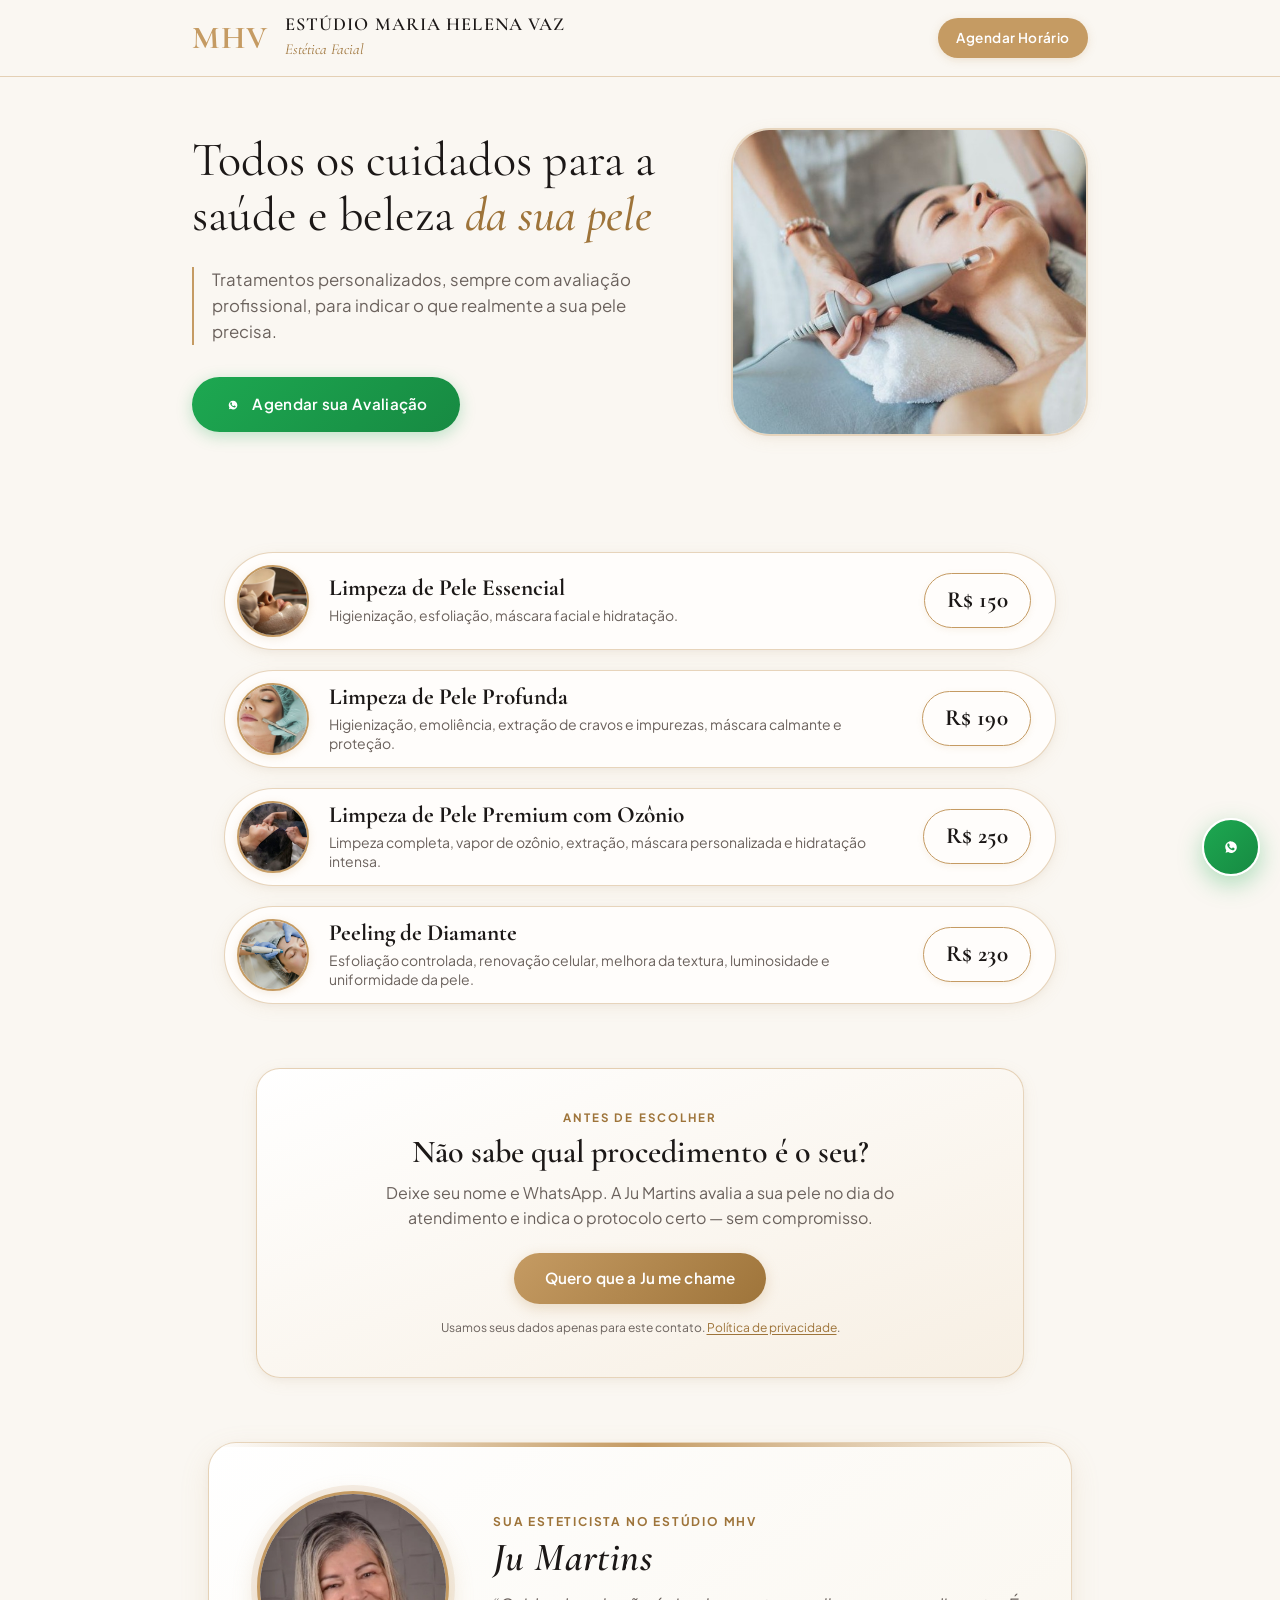
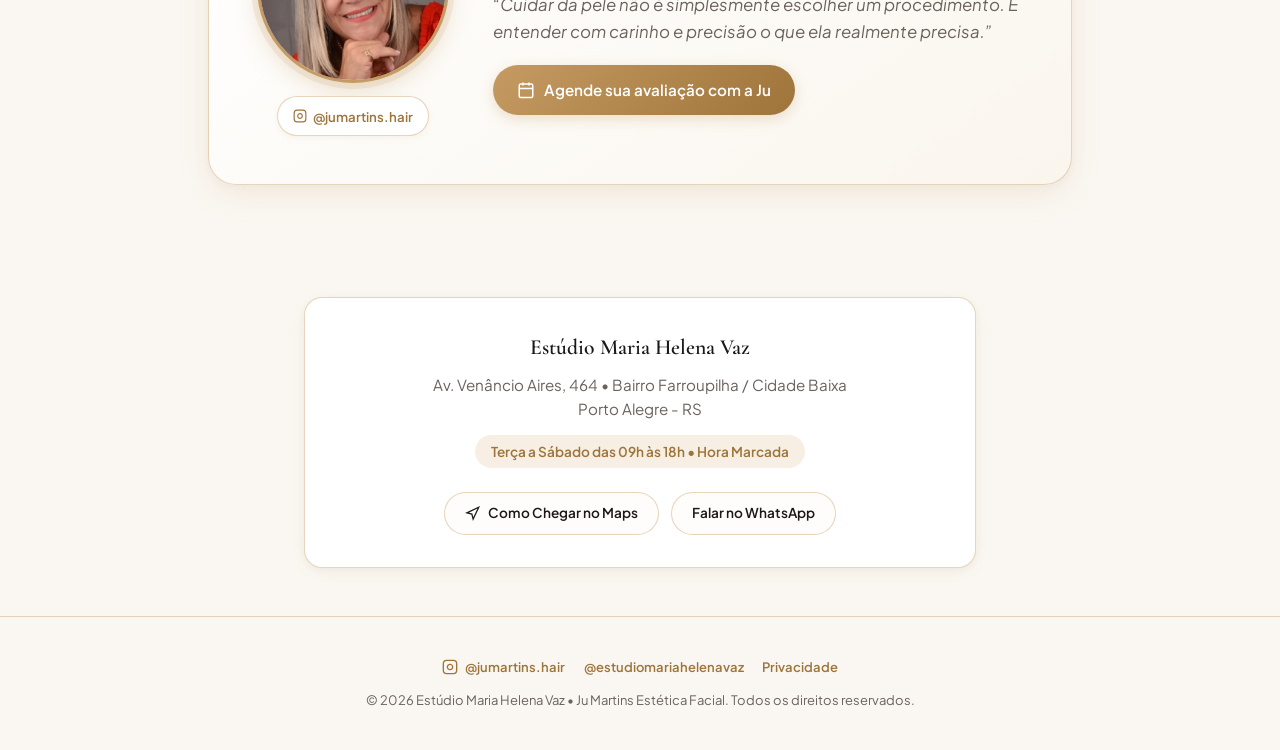
<file: index.html>
<!DOCTYPE html>
<html lang="pt-BR">
<head>
  <meta charset="UTF-8">
  <meta name="viewport" content="width=device-width, initial-scale=1.0, maximum-scale=5.0, viewport-fit=cover">
  <title>Estúdio Maria Helena Vaz | Ju Martins Estética Facial</title>
  
  <meta name="description" content="Todos os cuidados para a saúde e beleza da sua pele. Tratamentos faciais personalizados com a esteticista Ju Martins no Estúdio Maria Helena Vaz.">
  <meta name="theme-color" content="#FAF7F2">
  
  <!-- URL canônica (atualizar quando o domínio próprio for configurado) -->
  <link rel="canonical" href="https://jsnetors.github.io/estudio-mhv-jumartins/">

  <!-- Open Graph / Redes sociais (URLs absolutas: obrigatórias para crawlers) -->
  <meta property="og:type" content="website">
  <meta property="og:site_name" content="Estúdio Maria Helena Vaz">
  <meta property="og:url" content="https://jsnetors.github.io/estudio-mhv-jumartins/">
  <meta property="og:title" content="Estúdio Maria Helena Vaz | Ju Martins Estética Facial">
  <meta property="og:description" content="Todos os cuidados para a saúde e beleza da sua pele. Limpeza de pele e peeling de diamante em Porto Alegre.">
  <meta property="og:image" content="https://jsnetors.github.io/estudio-mhv-jumartins/assets/hero-facial.jpg">
  <meta property="og:image:secure_url" content="https://jsnetors.github.io/estudio-mhv-jumartins/assets/hero-facial.jpg">
  <meta property="og:image:width" content="580">
  <meta property="og:image:height" content="500">
  <meta property="og:image:alt" content="Cuidados faciais no Estúdio Maria Helena Vaz, em Porto Alegre">
  <meta property="og:locale" content="pt_BR">

  <!-- Twitter / X -->
  <meta name="twitter:card" content="summary_large_image">
  <meta name="twitter:title" content="Estúdio Maria Helena Vaz | Ju Martins Estética Facial">
  <meta name="twitter:description" content="Limpeza de pele e peeling de diamante com a esteticista Ju Martins, na Cidade Baixa, Porto Alegre.">
  <meta name="twitter:image" content="https://jsnetors.github.io/estudio-mhv-jumartins/assets/hero-facial.jpg">

  <!-- Dados estruturados (SEO local / Schema.org) -->
  <script type="application/ld+json">
  {
    "@context": "https://schema.org",
    "@type": "BeautySalon",
    "@id": "https://jsnetors.github.io/estudio-mhv-jumartins/#estudio",
    "name": "Estúdio Maria Helena Vaz | Ju Martins Estética Facial",
    "alternateName": "Estúdio MHV",
    "description": "Estúdio de estética facial em Porto Alegre com atendimento exclusivo com hora marcada. Limpeza de pele essencial, profunda e premium com ozônio, além de peeling de diamante.",
    "url": "https://jsnetors.github.io/estudio-mhv-jumartins/",
    "image": "https://jsnetors.github.io/estudio-mhv-jumartins/assets/hero-facial.jpg",
    "telephone": "+555192513647",
    "priceRange": "R$ 150 - R$ 250",
    "currenciesAccepted": "BRL",
    "address": {
      "@type": "PostalAddress",
      "streetAddress": "Av. Venâncio Aires, 464",
      "addressLocality": "Porto Alegre",
      "addressRegion": "RS",
      "postalCode": "90040-190",
      "addressCountry": "BR"
    },
    "areaServed": [
      { "@type": "City", "name": "Porto Alegre" },
      { "@type": "AdministrativeArea", "name": "Rio Grande do Sul" }
    ],
    "openingHoursSpecification": [
      {
        "@type": "OpeningHoursSpecification",
        "dayOfWeek": ["Tuesday", "Wednesday", "Thursday", "Friday", "Saturday"],
        "opens": "09:00",
        "closes": "18:00"
      }
    ],
    "sameAs": [
      "https://www.instagram.com/jumartins.hair/",
      "https://instagram.com/estudiomariahelenavaz"
    ],
    "founder": {
      "@type": "Person",
      "name": "Jucelia Martins",
      "alternateName": "Ju Martins",
      "jobTitle": "Esteticista Facial",
      "sameAs": "https://www.instagram.com/jumartins.hair/"
    },
    "hasOfferCatalog": {
      "@type": "OfferCatalog",
      "name": "Procedimentos Faciais",
      "itemListElement": [
        {
          "@type": "Offer",
          "name": "Limpeza de Pele Essencial",
          "price": "150",
          "priceCurrency": "BRL",
          "itemOffered": {
            "@type": "Service",
            "name": "Limpeza de Pele Essencial",
            "description": "Higienização, esfoliação suave, máscara facial e hidratação."
          }
        },
        {
          "@type": "Offer",
          "name": "Limpeza de Pele Profunda",
          "price": "190",
          "priceCurrency": "BRL",
          "itemOffered": {
            "@type": "Service",
            "name": "Limpeza de Pele Profunda",
            "description": "Higienização, emoliência, extração detalhada de cravos e impurezas e máscara calmante."
          }
        },
        {
          "@type": "Offer",
          "name": "Limpeza de Pele Premium com Ozônio",
          "price": "250",
          "priceCurrency": "BRL",
          "itemOffered": {
            "@type": "Service",
            "name": "Limpeza de Pele Premium com Ozônio",
            "description": "Protocolo completo com vapor de ozônio, extração, máscara personalizada e hidratação intensa."
          }
        },
        {
          "@type": "Offer",
          "name": "Peeling de Diamante",
          "price": "230",
          "priceCurrency": "BRL",
          "itemOffered": {
            "@type": "Service",
            "name": "Peeling de Diamante",
            "description": "Microdermoabrasão, renovação celular, uniformidade da textura e viço."
          }
        }
      ]
    },
    "potentialAction": {
      "@type": "ReserveAction",
      "target": {
        "@type": "EntryPoint",
        "urlTemplate": "https://wa.me/555192513647",
        "inLanguage": "pt-BR",
        "actionPlatform": [
          "https://schema.org/DesktopWebPlatform",
          "https://schema.org/MobileWebPlatform"
        ]
      }
    }
  }
  </script>

  <!-- Favicon -->
  <link rel="icon" href="data:image/svg+xml,<svg xmlns=%22http://www.w3.org/2000/svg%22 viewBox=%220%22%20100%20100%22><text y=%22.9em%22 font-size=%2290%22>✨</text></svg>">

  <!-- Google Fonts -->
  <link rel="preconnect" href="https://fonts.googleapis.com">
  <link rel="preconnect" href="https://fonts.gstatic.com" crossorigin>
  <link rel="stylesheet" href="https://fonts.googleapis.com/css2?family=Cormorant+Garamond:ital,wght@0,400;0,500;0,600;0,700;1,400;1,600&family=Plus+Jakarta+Sans:wght@300;400;500;600;700&display=swap">

  <!-- Preload da Foto Hero -->
  <link rel="preload" as="image" href="assets/hero-facial.jpg" fetchpriority="high">

  <!-- ========================================================================
       PAINEL ÚNICO DE RASTREAMENTO
       Substitua APENAS os dois valores abaixo quando o gestor de tráfego
       enviar os IDs. Enquanto estiverem como placeholder, nenhum script de
       terceiros é baixado (zero requisição inútil, zero dado lixo).
       ======================================================================== -->
  <script>
    window.SITE_TRACKING = {
      metaPixelId: "SEU_PIXEL_ID_AQUI", // ex.: "1234567890123456" (somente dígitos)
      ga4Id: "G-XXXXXXXXXX"             // ex.: "G-ABC123DEF4"
    };
  </script>
  <script>
    window.SITE_LEADS = {
      // URL do Web App do Google Apps Script (passo a passo em backend/README.md).
      // Vazio = o formulário envia o contato direto para o WhatsApp, sem perder lead.
      endpoint: "https://script.google.com/macros/s/AKfycbw7gNG0hWfIgbfTDqlpuonf_4TSuR5TUCwcblsSWfYwjA-r0IgWrsqJVOW9awzEL25s/exec",
      consentVersion: "1.0"
    };
  </script>
  <script>
    (function () {
      var PIXEL_RE = /^\d{10,20}$/;
      var GA4_RE = /^G-[A-Z0-9]{6,14}$/;
      var PLACEHOLDER_RE = /XXXX|SEU_PIXEL|SEU_ID|PLACEHOLDER|EXEMPLO/i;
      var cfg = window.SITE_TRACKING || {};
      var pixelId = String(cfg.metaPixelId || "").trim();
      var ga4Id = String(cfg.ga4Id || "").trim();
      var hasPixel = PIXEL_RE.test(pixelId) && !PLACEHOLDER_RE.test(pixelId);
      var hasGa = GA4_RE.test(ga4Id) && !PLACEHOLDER_RE.test(ga4Id);

      // DataLayer sempre disponível (GTM e fila do gtag)
      window.dataLayer = window.dataLayer || [];
      window.gtag = window.gtag || function () { window.dataLayer.push(arguments); };

      // Exposto para debug no console: __trackingStatus.meta / .ga4
      window.__trackingStatus = { meta: hasPixel, ga4: hasGa };

      if (hasPixel) {
        !function (f, b, e, v, n, t, s) {
          if (f.fbq) return;
          n = f.fbq = function () {
            n.callMethod ? n.callMethod.apply(n, arguments) : n.queue.push(arguments);
          };
          if (!f._fbq) f._fbq = n;
          n.push = n; n.loaded = !0; n.version = "2.0"; n.queue = [];
          t = b.createElement(e); t.async = !0; t.src = v;
          s = b.getElementsByTagName(e)[0];
          s.parentNode.insertBefore(t, s);
        }(window, document, "script", "https://connect.facebook.net/en_US/fbevents.js");

        fbq("init", pixelId);
        fbq("track", "PageView");
      }

      if (hasGa) {
        var g = document.createElement("script");
        g.async = true;
        g.src = "https://www.googletagmanager.com/gtag/js?id=" + encodeURIComponent(ga4Id);
        document.head.appendChild(g);
        window.gtag("js", new Date());
        window.gtag("config", ga4Id, { send_page_view: true });
      }

      if (!hasPixel || !hasGa) {
        console.warn(
          "[tracking] IDs pendentes: " +
          (!hasPixel ? "Meta Pixel " : "") +
          (!hasGa ? "GA4" : "") +
          " — os eventos continuam sendo enfileirados no dataLayer."
        );
      }
    })();
  </script>

  <!--
    FALLBACK SEM JAVASCRIPT DO META PIXEL
    Um <noscript> não pode ser condicional (o ID vive no JS), então ele fica
    desativado até o ID definitivo existir. Ao receber o ID, descomente o
    bloco abaixo e troque SEU_PIXEL_ID_AQUI pelo número:

    <noscript>
      <img height="1" width="1" style="display:none" alt=""
           src="https://www.facebook.com/tr?id=SEU_PIXEL_ID_AQUI&ev=PageView&noscript=1">
    </noscript>
  -->

  <!-- Estilos -->
  <link rel="stylesheet" href="css/root.css">
  <link rel="stylesheet" href="css/style.css?v=3">
</head>
<body>

  <!-- ========================================================================
       1. HEADER COM IDENTIDADE VISUAL MHV
       ======================================================================== -->
  <header class="site-header">
    <div class="site-container header-inner">
      <a href="#hero" class="brand-header-link" aria-label="Estúdio Maria Helena Vaz">
        <span class="brand-monogram">MHV</span>
        <div class="brand-text-col">
          <span class="brand-title">Estúdio Maria Helena Vaz</span>
          <span class="brand-sub">Estética Facial</span>
        </div>
      </a>

      <a href="https://wa.me/555192513647?text=Ol%C3%A1%2C%20Ju%20Martins!%20Vi%20o%20site%20do%20Est%C3%BAdio%20MHV%20e%20gostaria%20de%20verificar%20os%20hor%C3%A1rios%20dispon%C3%ADveis%20para%20um%20atendimento%20facial." 
         class="header-cta-pill js-whatsapp-trigger" 
         data-placement="header" 
         data-service="Agendamento Geral"
         aria-label="Agendar horário no WhatsApp">
        <span class="cta-label-full">Agendar Horário</span>
        <span class="cta-label-short" aria-hidden="true">Agendar</span>
      </a>
    </div>
  </header>

  <main>
    <!-- ========================================================================
         2. HERO NATIVO: COMPOSIÇÃO EDITORIAL DO BANNER
         ======================================================================== -->
    <section class="hero-section" id="hero">
      <div class="site-container hero-grid">
        <div class="hero-content">
          <h1 class="hero-title">
            Todos os cuidados para a saúde e beleza <span class="gold-script">da sua pele</span>
          </h1>

          <div class="hero-bar-text">
            <p>Tratamentos personalizados, sempre com avaliação profissional, para indicar o que realmente a sua pele precisa.</p>
          </div>

          <a href="https://wa.me/555192513647?text=Ol%C3%A1%2C%20Ju%20Martins!%20Vi%20o%20site%20e%20gostaria%20de%20agendar%20uma%20avalia%C3%A7%C3%A3o%20facial%20personalizada%20no%20Est%C3%BAdio%20Maria%20Helena%20Vaz." 
             class="btn-gold-action js-whatsapp-trigger" 
             data-placement="hero_primary" 
             data-service="Avaliação Geral">
            <svg width="18" height="18" viewBox="0 0 24 24" fill="currentColor" aria-hidden="true">
              <path d="M12.031 6.172c-3.181 0-5.767 2.586-5.768 5.766-.001 1.298.38 2.27 1.019 3.287l-.711 2.598 2.669-.699c.969.587 1.764.884 2.801.884l.001-.001c3.18 0 5.767-2.586 5.768-5.766 0-3.18-2.587-5.769-5.78-5.769zm3.374 8.213c-.14.394-.808.756-1.121.785-.314.03-.708.06-2.203-.541-1.802-.725-2.96-2.56-3.05-2.679-.089-.119-.729-.972-.729-1.855 0-.883.462-1.317.625-1.496.163-.179.356-.224.475-.224.119 0 .238.001.341.006.109.006.255-.041.399.304.149.357.509 1.242.554 1.332.045.09.075.194.015.313-.06.119-.089.194-.179.299-.089.104-.188.233-.268.313-.09.09-.184.188-.079.367.104.179.465.767 1.001 1.244.69.614 1.272.805 1.451.895.179.09.283.075.388-.045.104-.119.447-.521.566-.7.119-.179.238-.149.399-.09.16.06 1.02.481 1.196.57.175.09.293.134.337.208.045.074.045.432-.095.826z"/>
            </svg>
            Agendar sua Avaliação
          </a>
        </div>

        <div class="hero-image-frame">
          <img src="assets/hero-facial.jpg" 
               alt="Cuidados faciais no Estúdio Maria Helena Vaz" 
               fetchpriority="high"
               loading="eager" 
               width="580" 
               height="500">
        </div>
      </div>
    </section>

    <!-- ========================================================================
         3. CÁPSULAS DE PROCEDIMENTOS (DESIGN DO BANNER NATIVO)
         ======================================================================== -->
    <section class="treatments-section" id="tratamentos">
      <div class="site-container">
        <div class="treatments-list">
          <!-- Procedimento 1 -->
          <a href="https://wa.me/555192513647?text=Ol%C3%A1%2C%20Ju!%20Gostaria%20de%20agendar%20a%20Limpeza%20de%20Pele%20Essencial%20(R%24%20150)%20no%20Est%C3%BAdio%20MHV." 
             class="treatment-capsule js-whatsapp-trigger" 
             data-placement="capsule" 
             data-service="Limpeza de Pele Essencial" 
             data-price="150"
             aria-label="Agendar Limpeza de Pele Essencial por R$ 150">
            <div class="capsule-left">
              <div class="capsule-vignette">
                <img src="assets/proc-1-essencial.jpg" alt="Limpeza de Pele Essencial" loading="lazy" width="118" height="118">
              </div>
              <div class="capsule-info">
                <h3 class="capsule-title">Limpeza de Pele Essencial</h3>
                <p class="capsule-desc">Higienização, esfoliação, máscara facial e hidratação.</p>
              </div>
            </div>
            <div class="capsule-price-pill">R$ 150</div>
          </a>

          <!-- Procedimento 2 -->
          <a href="https://wa.me/555192513647?text=Ol%C3%A1%2C%20Ju!%20Gostaria%20de%20agendar%20a%20Limpeza%20de%20Pele%20Profunda%20(R%24%20190)%20no%20Est%C3%BAdio%20MHV." 
             class="treatment-capsule js-whatsapp-trigger" 
             data-placement="capsule" 
             data-service="Limpeza de Pele Profunda" 
             data-price="190"
             aria-label="Agendar Limpeza de Pele Profunda por R$ 190">
            <div class="capsule-left">
              <div class="capsule-vignette">
                <img src="assets/proc-2-profunda.jpg" alt="Limpeza de Pele Profunda" loading="lazy" width="118" height="118">
              </div>
              <div class="capsule-info">
                <h3 class="capsule-title">Limpeza de Pele Profunda</h3>
                <p class="capsule-desc">Higienização, emoliência, extração de cravos e impurezas, máscara calmante e proteção.</p>
              </div>
            </div>
            <div class="capsule-price-pill">R$ 190</div>
          </a>

          <!-- Procedimento 3 -->
          <a href="https://wa.me/555192513647?text=Ol%C3%A1%2C%20Ju!%20Gostaria%20de%20agendar%20a%20Limpeza%20de%20Pele%20Premium%20com%20Oz%C3%B4nio%20(R%24%20250)%20no%20Est%C3%BAdio%20MHV." 
             class="treatment-capsule js-whatsapp-trigger" 
             data-placement="capsule" 
             data-service="Limpeza de Pele Premium com Ozônio" 
             data-price="250"
             aria-label="Agendar Limpeza de Pele Premium com Ozônio por R$ 250">
            <div class="capsule-left">
              <div class="capsule-vignette">
                <img src="assets/proc-3-ozonio.jpg" alt="Limpeza de Pele Premium com Ozônio" loading="lazy" width="118" height="118">
              </div>
              <div class="capsule-info">
                <h3 class="capsule-title">Limpeza de Pele Premium com Ozônio</h3>
                <p class="capsule-desc">Limpeza completa, vapor de ozônio, extração, máscara personalizada e hidratação intensa.</p>
              </div>
            </div>
            <div class="capsule-price-pill">R$ 250</div>
          </a>

          <!-- Procedimento 4 -->
          <a href="https://wa.me/555192513647?text=Ol%C3%A1%2C%20Ju!%20Gostaria%20de%20agendar%20o%20Peeling%20de%20Diamante%20(R%24%20230)%20no%20Est%C3%BAdio%20MHV." 
             class="treatment-capsule js-whatsapp-trigger" 
             data-placement="capsule" 
             data-service="Peeling de Diamante" 
             data-price="230"
             aria-label="Agendar Peeling de Diamante por R$ 230">
            <div class="capsule-left">
              <div class="capsule-vignette">
                <img src="assets/proc-4-peeling.jpg" alt="Peeling de Diamante" loading="lazy" width="118" height="118">
              </div>
              <div class="capsule-info">
                <h3 class="capsule-title">Peeling de Diamante</h3>
                <p class="capsule-desc">Esfoliação controlada, renovação celular, melhora da textura, luminosidade e uniformidade da pele.</p>
              </div>
            </div>
            <div class="capsule-price-pill">R$ 230</div>
          </a>
        </div>

        <!-- ==================================================================
             CAPTURA DE CONTATO (caminho secundário, para quem não quer
             iniciar a conversa no WhatsApp agora)
             ================================================================== -->
        <section class="lead-strip" id="orientacao" aria-labelledby="lead-title">
          <div class="lead-card">
            <p class="lead-eyebrow">Antes de escolher</p>
            <h2 class="lead-title" id="lead-title">Não sabe qual procedimento é o seu?</h2>
            <p class="lead-text">
              Deixe seu nome e WhatsApp. A Ju Martins avalia a sua pele no dia do atendimento
              e indica o protocolo certo — sem compromisso.
            </p>
            <a href="https://wa.me/555192513647?text=Ol%C3%A1%2C%20Ju!%20Gostaria%20de%20uma%20orienta%C3%A7%C3%A3o%20sobre%20qual%20procedimento%20%C3%A9%20ideal%20para%20mim."
               class="lead-open"
               data-open-lead>
              Quero que a Ju me chame
            </a>
            <p class="lead-privacy">
              Usamos seus dados apenas para este contato.
              <a href="politica-de-privacidade.html">Política de privacidade</a>.
            </p>
          </div>
        </section>

        <!-- Seção de Destaque Oficial da Esteticista Ju Martins -->
        <div class="professional-spotlight" id="sobre-ju">
          <div class="spotlight-avatar-wrap">
            <div class="spotlight-avatar">
              <img src="assets/ju-martins.jpg?v=3" alt="Ju Martins - Esteticista Facial do MHV" loading="lazy" width="320" height="320">
            </div>
            <a href="https://www.instagram.com/jumartins.hair/" 
               target="_blank" 
               rel="noopener noreferrer" 
               class="spotlight-insta-badge" 
               aria-label="Perfil no Instagram @jumartins.hair">
              <svg width="14" height="14" viewBox="0 0 24 24" fill="none" stroke="currentColor" stroke-width="2">
                <rect x="2" y="2" width="20" height="20" rx="5" ry="5"></rect>
                <path d="M16 11.37A4 4 0 1 1 12.63 8 4 4 0 0 1 16 11.37z"></path>
                <line x1="17.5" y1="6.5" x2="17.51" y2="6.5"></line>
              </svg>
              <span>@jumartins.hair</span>
            </a>
          </div>

          <div class="spotlight-content">
            <div class="spotlight-header">
              <span class="spotlight-tag">Sua Esteticista no Estúdio MHV</span>
              <h3 class="spotlight-name">Ju Martins</h3>
            </div>
            <p class="spotlight-quote">
              &ldquo;Cuidar da pele não é simplesmente escolher um procedimento. É entender com carinho e precisão o que ela realmente precisa.&rdquo;
            </p>
            <div class="spotlight-actions">
              <a href="https://wa.me/555192513647?text=Ol%C3%A1%2C%20Ju%20Martins!%20Vi%20seu%20site%20e%20gostaria%20de%20agendar%20uma%20avalia%C3%A7%C3%A3o%20facial%20personalizada." 
                 class="spotlight-cta js-whatsapp-trigger" 
                 data-placement="pro_spotlight" 
                 data-service="Avaliação Facial com Ju Martins">
                <svg width="18" height="18" viewBox="0 0 24 24" fill="none" stroke="currentColor" stroke-width="2">
                  <rect x="3" y="4" width="18" height="18" rx="2" ry="2"></rect>
                  <line x1="16" y1="2" x2="16" y2="6"></line>
                  <line x1="8" y1="2" x2="8" y2="6"></line>
                  <line x1="3" y1="10" x2="21" y2="10"></line>
                </svg>
                Agende sua avaliação com a Ju
              </a>
            </div>
          </div>
        </div>
      </div>
    </section>

    <!-- ========================================================================
         4. LOCALIZAÇÃO & HORÁRIOS
         ======================================================================== -->
    <section class="location-strip" id="localizacao">
      <div class="site-container">
        <div class="location-box">
          <h4>Estúdio Maria Helena Vaz</h4>
          <p>
            Av. Venâncio Aires, 464 &bull; Bairro Farroupilha / Cidade Baixa<br>
            Porto Alegre - RS
          </p>
          <span class="location-hours-tag">Terça a Sábado das 09h às 18h &bull; Hora Marcada</span>

          <div class="location-btn-row">
            <a href="https://www.google.com/maps/search/?api=1&query=Av.+Ven%C3%A2ncio+Aires%2C+464+-+Cidade+Baixa%2C+Porto+Alegre+-+RS" 
               target="_blank" 
               rel="noopener noreferrer" 
               class="btn-pill-light">
              <svg width="15" height="15" viewBox="0 0 24 24" fill="none" stroke="currentColor" stroke-width="2">
                <polygon points="3 11 22 2 13 21 11 13 3 11"></polygon>
              </svg>
              Como Chegar no Maps
            </a>
            <a href="https://wa.me/555192513647?text=Ol%C3%A1%2C%20Ju!%20Gostaria%20de%20saber%20mais%20sobre%20o%20Est%C3%BAdio%20MHV%20e%20como%20chegar%20at%C3%A9%20voc%C3%AAs%20(Av.%20Ven%C3%A2ncio%20Aires%2C%20464)." 
               class="btn-pill-light js-whatsapp-trigger" 
               data-placement="location_strip" 
               data-service="Dúvidas de Localização">
              Falar no WhatsApp
            </a>
          </div>
        </div>
      </div>
    </section>
  </main>

  <!-- ========================================================================
       5. FOOTER DISCRETO
       ======================================================================== -->
  <footer class="site-footer">
    <div class="site-container footer-inner">
      <div class="footer-links-row">
        <a href="https://www.instagram.com/jumartins.hair/" 
           target="_blank" 
           rel="noopener noreferrer" 
           class="footer-social">
          <svg width="16" height="16" viewBox="0 0 24 24" fill="none" stroke="currentColor" stroke-width="2">
            <rect x="2" y="2" width="20" height="20" rx="5" ry="5"></rect>
            <path d="M16 11.37A4 4 0 1 1 12.63 8 4 4 0 0 1 16 11.37z"></path>
            <line x1="17.5" y1="6.5" x2="17.51" y2="6.5"></line>
          </svg>
          <span>@jumartins.hair</span>
        </a>
        <a href="https://instagram.com/estudiomariahelenavaz" 
           target="_blank" 
           rel="noopener noreferrer" 
           class="footer-social">
          <span>@estudiomariahelenavaz</span>
        </a>
        <a href="politica-de-privacidade.html" class="footer-social">Privacidade</a>
      </div>
      <p>&copy; <span id="year">2026</span> Estúdio Maria Helena Vaz &bull; Ju Martins Estética Facial. Todos os direitos reservados.</p>
    </div>
  </footer>

  <!-- ========================================================================
       6. DIÁLOGO DE CAPTURA DE CONTATO (LGPD)
       ======================================================================== -->
  <dialog class="lead-dialog" id="lead-dialog" aria-labelledby="lead-dialog-title">
    <div class="lead-dialog-inner">
      <button type="button" class="lead-close" data-close-lead aria-label="Fechar formulário">
        <svg width="18" height="18" viewBox="0 0 24 24" fill="none" stroke="currentColor" stroke-width="2" aria-hidden="true">
          <line x1="18" y1="6" x2="6" y2="18"></line>
          <line x1="6" y1="6" x2="18" y2="18"></line>
        </svg>
      </button>

      <form class="lead-form" id="lead-form" novalidate>
        <p class="lead-eyebrow">Contato direto com a Ju</p>
        <h2 class="lead-dialog-title" id="lead-dialog-title">Deixe seu WhatsApp</h2>
        <p class="lead-dialog-sub">A Ju te chama para entender a sua pele e indicar o procedimento ideal.</p>

        <div class="lead-field">
          <label for="lead-nome">Seu nome</label>
          <input id="lead-nome" name="nome" type="text" autocomplete="name" required maxlength="80" placeholder="Como podemos te chamar?">
        </div>

        <div class="lead-field">
          <label for="lead-whatsapp">WhatsApp com DDD</label>
          <input id="lead-whatsapp" name="whatsapp" type="tel" inputmode="tel" autocomplete="tel-national" required maxlength="16" placeholder="(51) 99999-9999">
        </div>

        <div class="lead-field">
          <label for="lead-procedimento">Procedimento de interesse</label>
          <select id="lead-procedimento" name="procedimento">
            <option value="">Ainda não sei</option>
            <option>Limpeza de Pele Essencial</option>
            <option>Limpeza de Pele Profunda</option>
            <option>Limpeza de Pele Premium com Ozônio</option>
            <option>Peeling de Diamante</option>
          </select>
        </div>

        <div class="lead-field lead-field-consent">
          <label class="lead-consent" for="lead-consent">
            <input id="lead-consent" type="checkbox" name="consent" required>
            <span>
              Autorizo a Ju Martins a entrar em contato por WhatsApp sobre este atendimento.
              Meus dados não são compartilhados com terceiros.
              <a href="politica-de-privacidade.html" target="_blank" rel="noopener">Política de privacidade</a>.
            </span>
          </label>
        </div>

        <!-- Honeypot anti-spam: invisível para humanos -->
        <div class="lead-hp" aria-hidden="true">
          <label for="lead-website">Não preencha este campo</label>
          <input id="lead-website" name="website" type="text" tabindex="-1" autocomplete="off">
        </div>

        <p class="lead-error" role="alert" hidden></p>

        <button type="submit" class="lead-submit">Quero ser chamada</button>

        <p class="lead-alt">
          Prefere agora?
          <a href="https://wa.me/555192513647?text=Ol%C3%A1%2C%20Ju!%20Gostaria%20de%20uma%20orienta%C3%A7%C3%A3o%20sobre%20qual%20procedimento%20%C3%A9%20ideal%20para%20mim."
             class="js-whatsapp-trigger"
             data-placement="lead_dialog"
             data-service="Orientação pelo WhatsApp">Chamar no WhatsApp</a>
        </p>
      </form>

      <div class="lead-success" hidden>
        <p class="lead-success-title">Recebido!</p>
        <p class="lead-success-text"></p>
        <a class="lead-success-whatsapp" href="https://wa.me/555192513647?text=Ol%C3%A1%2C%20Ju!%20Preenchi%20o%20formul%C3%A1rio%20no%20site%20e%20gostaria%20de%20falar%20sobre%20o%20meu%20atendimento." target="_blank" rel="noopener">
          Abrir o WhatsApp
        </a>
        <button type="button" class="lead-success-close" data-close-lead>Fechar</button>
      </div>
    </div>
  </dialog>

  <!-- ========================================================================
       7. BOTÃO FLUTUANTE DE WHATSAPP
       ======================================================================== -->
  <div class="floating-whatsapp">
    <a href="https://wa.me/555192513647?text=Ol%C3%A1%2C%20Ju%20Martins!%20Vi%20o%20site%20e%20gostaria%20de%20agendar%20um%20hor%C3%A1rio%20no%20Est%C3%BAdio%20Maria%20Helena%20Vaz." 
       class="floating-btn js-whatsapp-trigger" 
       data-placement="floating_button" 
       data-service="WhatsApp Flutuante" 
       aria-label="Agendar horário no WhatsApp">
      <svg width="24" height="24" viewBox="0 0 24 24" fill="currentColor">
        <path d="M12.031 6.172c-3.181 0-5.767 2.586-5.768 5.766-.001 1.298.38 2.27 1.019 3.287l-.711 2.598 2.669-.699c.969.587 1.764.884 2.801.884l.001-.001c3.18 0 5.767-2.586 5.768-5.766 0-3.18-2.587-5.769-5.78-5.769zm3.374 8.213c-.14.394-.808.756-1.121.785-.314.03-.708.06-2.203-.541-1.802-.725-2.96-2.56-3.05-2.679-.089-.119-.729-.972-.729-1.855 0-.883.462-1.317.625-1.496.163-.179.356-.224.475-.224.119 0 .238.001.341.006.109.006.255-.041.399.304.149.357.509 1.242.554 1.332.045.09.075.194.015.313-.06.119-.089.194-.179.299-.089.104-.188.233-.268.313-.09.09-.184.188-.079.367.104.179.465.767 1.001 1.244.69.614 1.272.805 1.451.895.179.09.283.075.388-.045.104-.119.447-.521.566-.7.119-.179.238-.149.399-.09.16.06 1.02.481 1.196.57.175.09.293.134.337.208.045.074.045.432-.095.826z"/>
      </svg>
    </a>
  </div>

  <!-- Scripts -->
  <script src="js/main.js" defer></script>
  <script src="js/lead-form.js" defer></script>
  <script>
    document.addEventListener("DOMContentLoaded", function() {
      var yr = document.getElementById("year");
      if (yr) yr.textContent = new Date().getFullYear();
    });
  </script>
</body>
</html>
</file>
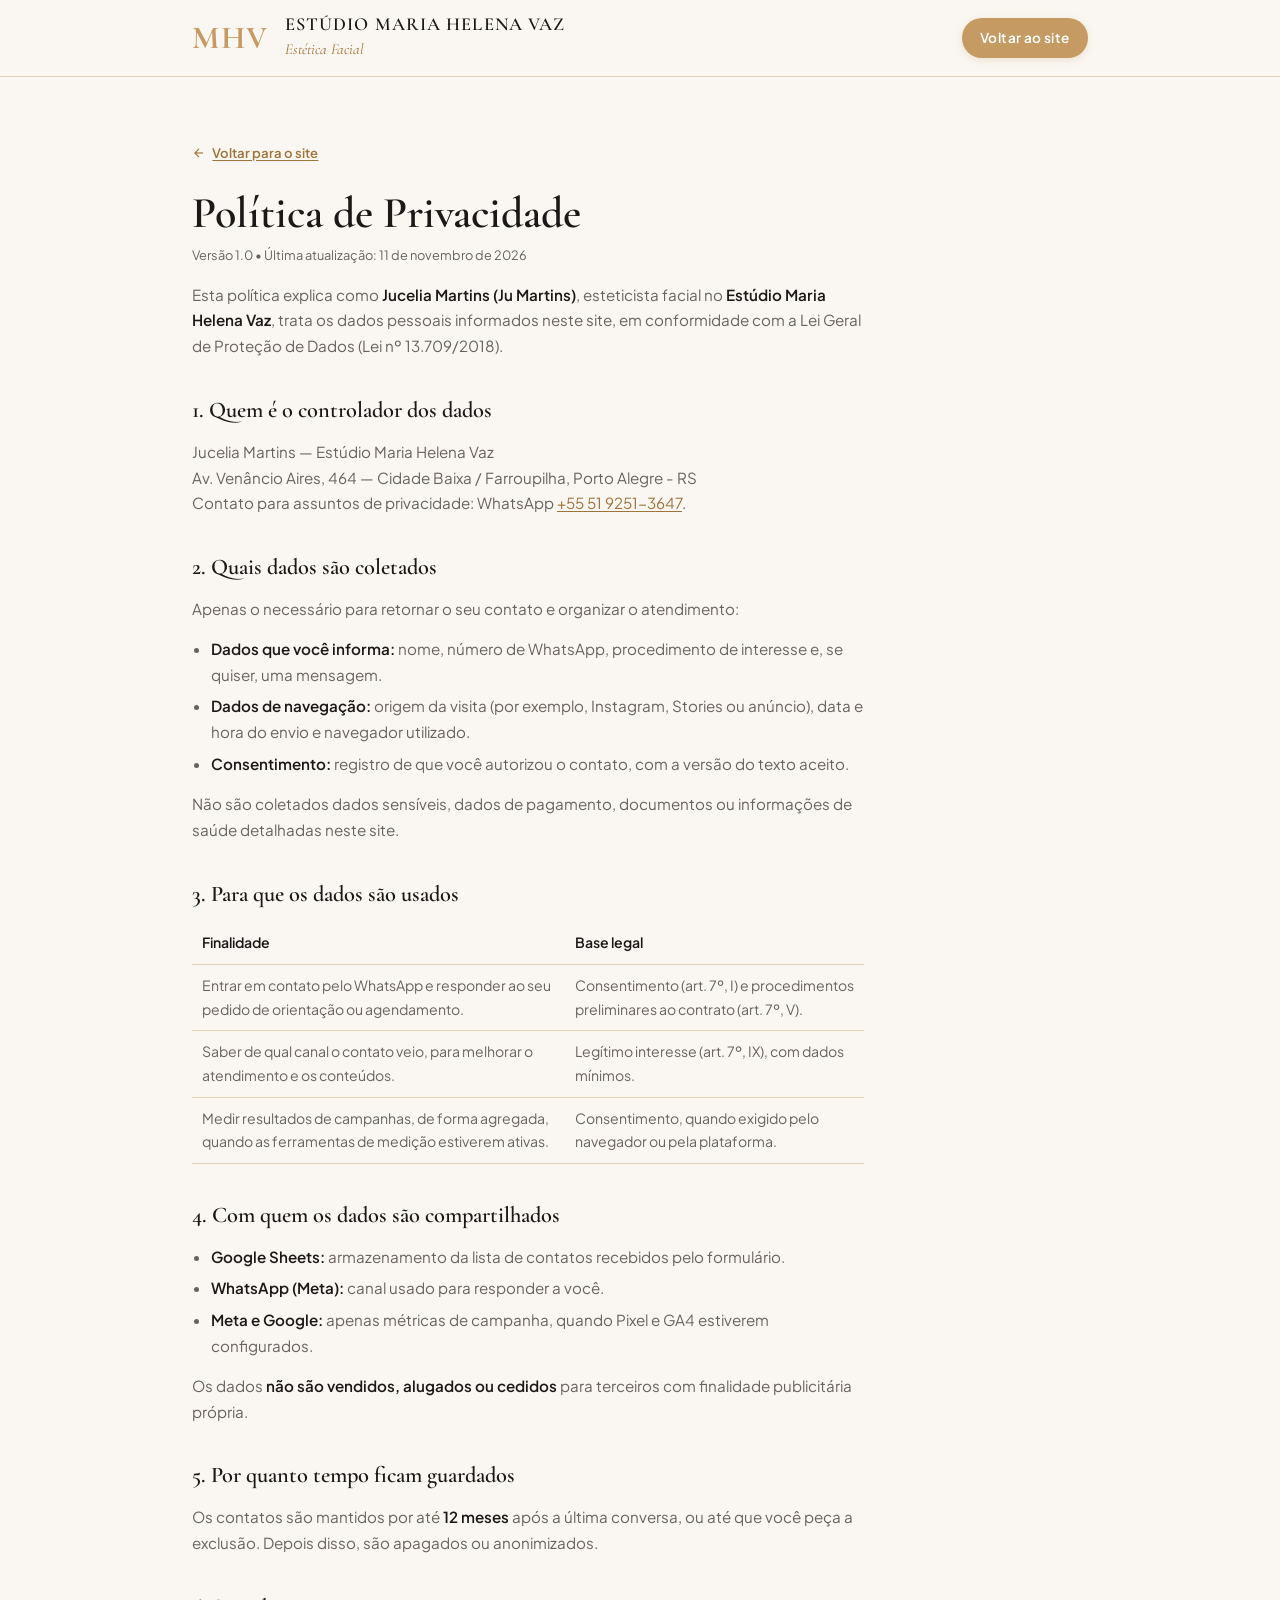
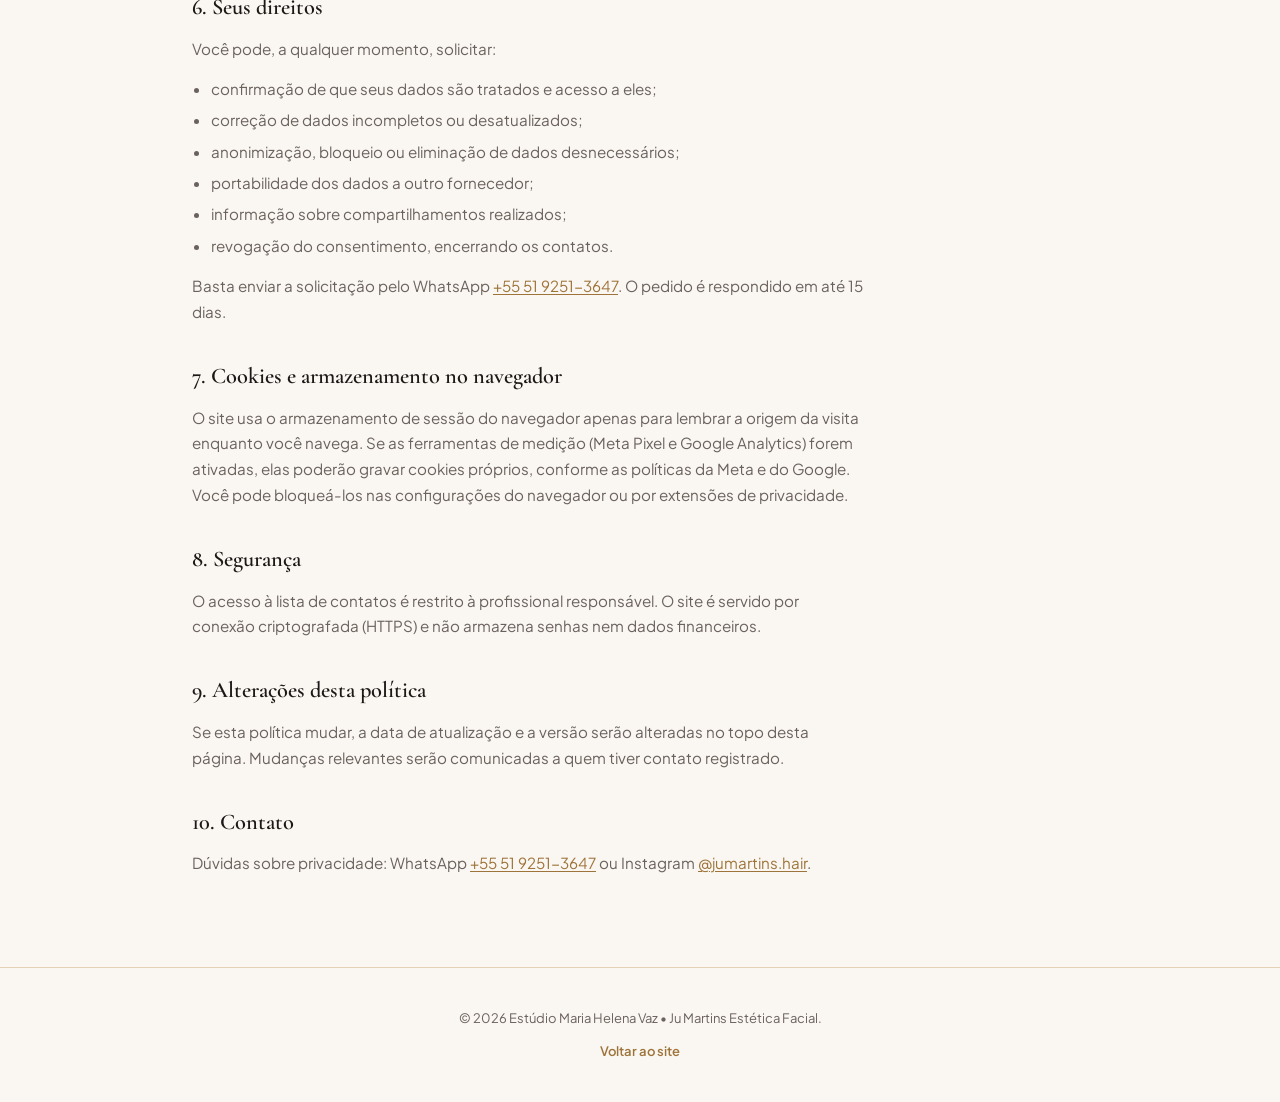
<file: politica-de-privacidade.html>
<!DOCTYPE html>
<html lang="pt-BR">
<head>
  <meta charset="UTF-8">
  <meta name="viewport" content="width=device-width, initial-scale=1.0, viewport-fit=cover">
  <title>Política de Privacidade | Estúdio Maria Helena Vaz</title>
  <meta name="description" content="Como o Estúdio Maria Helena Vaz e a esteticista Ju Martins tratam os dados pessoais coletados pelo site, conforme a LGPD.">
  <meta name="theme-color" content="#FAF7F2">
  <meta name="robots" content="index, follow">
  <link rel="canonical" href="https://jsnetors.github.io/estudio-mhv-jumartins/politica-de-privacidade.html">

  <link rel="icon" href="data:image/svg+xml,<svg xmlns=%22http://www.w3.org/2000/svg%22 viewBox=%220%22%20100%20100%22><text y=%22.9em%22 font-size=%2290%22>✨</text></svg>">

  <link rel="preconnect" href="https://fonts.googleapis.com">
  <link rel="preconnect" href="https://fonts.gstatic.com" crossorigin>
  <link rel="stylesheet" href="https://fonts.googleapis.com/css2?family=Cormorant+Garamond:ital,wght@0,400;0,500;0,600;0,700;1,400;1,600&family=Plus+Jakarta+Sans:wght@300;400;500;600;700&display=swap">

  <link rel="stylesheet" href="css/root.css">
  <link rel="stylesheet" href="css/style.css?v=3">

  <style>
    .legal-page {
      padding: clamp(2rem, 5vw, 3.5rem) 0 clamp(3rem, 6vw, 5rem);
    }

    .legal-back {
      display: inline-flex;
      align-items: center;
      gap: 0.4rem;
      min-height: 2.5rem;
      font-size: 0.82rem;
      font-weight: 600;
      color: var(--gold-dark);
    }

    .legal-title {
      font-family: var(--font-serif);
      font-size: clamp(2rem, 5vw, 2.75rem);
      font-weight: 600;
      line-height: 1.1;
      margin: 1rem 0 0.5rem;
    }

    .legal-updated {
      font-size: 0.8rem;
      color: var(--text-muted);
      margin-bottom: 2rem;
    }

    .legal-content {
      max-width: 42rem;
      font-size: 0.95rem;
      line-height: 1.7;
      color: var(--text-dark);
    }

    .legal-content h2 {
      font-family: var(--font-serif);
      font-size: 1.4rem;
      font-weight: 600;
      margin: 2rem 0 0.6rem;
      color: var(--text-dark);
    }

    .legal-content p,
    .legal-content ul {
      margin-bottom: 0.9rem;
      color: var(--text-muted);
    }

    .legal-content ul {
      padding-left: 1.2rem;
    }

    .legal-content li {
      margin-bottom: 0.35rem;
    }

    .legal-content strong {
      color: var(--text-dark);
      font-weight: 600;
    }

    .legal-content a {
      color: var(--gold-dark);
      text-decoration: underline;
      text-underline-offset: 2px;
    }

    .legal-content table {
      width: 100%;
      border-collapse: collapse;
      margin: 0.5rem 0 1.2rem;
      font-size: 0.88rem;
    }

    .legal-content th,
    .legal-content td {
      padding: 0.55rem 0.6rem;
      text-align: left;
      border-bottom: 1px solid var(--gold-border);
      vertical-align: top;
      color: var(--text-muted);
    }

    .legal-content th {
      color: var(--text-dark);
      font-weight: 600;
    }
  </style>
</head>
<body>

  <header class="site-header">
    <div class="site-container header-inner">
      <a href="index.html" class="brand-header-link" aria-label="Voltar ao site do Estúdio Maria Helena Vaz">
        <span class="brand-monogram">MHV</span>
        <div class="brand-text-col">
          <span class="brand-title">Estúdio Maria Helena Vaz</span>
          <span class="brand-sub">Estética Facial</span>
        </div>
      </a>
      <a href="index.html" class="header-cta-pill">Voltar ao site</a>
    </div>
  </header>

  <main class="legal-page">
    <div class="site-container">
      <div class="legal-content">
        <a href="index.html" class="legal-back">
          <svg width="14" height="14" viewBox="0 0 24 24" fill="none" stroke="currentColor" stroke-width="2" aria-hidden="true">
            <line x1="19" y1="12" x2="5" y2="12"></line>
            <polyline points="12 19 5 12 12 5"></polyline>
          </svg>
          Voltar para o site
        </a>

        <h1 class="legal-title">Política de Privacidade</h1>
        <p class="legal-updated">Versão 1.0 &bull; Última atualização: 11 de novembro de 2026</p>

        <p>
          Esta política explica como <strong>Jucelia Martins (Ju Martins)</strong>, esteticista facial
          no <strong>Estúdio Maria Helena Vaz</strong>, trata os dados pessoais informados neste site,
          em conformidade com a Lei Geral de Proteção de Dados (Lei nº 13.709/2018).
        </p>

        <h2>1. Quem é o controlador dos dados</h2>
        <p>
          Jucelia Martins — Estúdio Maria Helena Vaz<br>
          Av. Venâncio Aires, 464 — Cidade Baixa / Farroupilha, Porto Alegre - RS<br>
          Contato para assuntos de privacidade: WhatsApp
          <a href="https://wa.me/555192513647?text=Ol%C3%A1!%20Tenho%20uma%20d%C3%BAvida%20sobre%20privacidade%20e%20meus%20dados." target="_blank" rel="noopener">+55 51 9251-3647</a>.
        </p>

        <h2>2. Quais dados são coletados</h2>
        <p>Apenas o necessário para retornar o seu contato e organizar o atendimento:</p>
        <ul>
          <li><strong>Dados que você informa:</strong> nome, número de WhatsApp, procedimento de interesse e, se quiser, uma mensagem.</li>
          <li><strong>Dados de navegação:</strong> origem da visita (por exemplo, Instagram, Stories ou anúncio), data e hora do envio e navegador utilizado.</li>
          <li><strong>Consentimento:</strong> registro de que você autorizou o contato, com a versão do texto aceito.</li>
        </ul>
        <p>
          Não são coletados dados sensíveis, dados de pagamento, documentos ou informações de saúde
          detalhadas neste site.
        </p>

        <h2>3. Para que os dados são usados</h2>
        <table>
          <thead>
            <tr>
              <th>Finalidade</th>
              <th>Base legal</th>
            </tr>
          </thead>
          <tbody>
            <tr>
              <td>Entrar em contato pelo WhatsApp e responder ao seu pedido de orientação ou agendamento.</td>
              <td>Consentimento (art. 7º, I) e procedimentos preliminares ao contrato (art. 7º, V).</td>
            </tr>
            <tr>
              <td>Saber de qual canal o contato veio, para melhorar o atendimento e os conteúdos.</td>
              <td>Legítimo interesse (art. 7º, IX), com dados mínimos.</td>
            </tr>
            <tr>
              <td>Medir resultados de campanhas, de forma agregada, quando as ferramentas de medição estiverem ativas.</td>
              <td>Consentimento, quando exigido pelo navegador ou pela plataforma.</td>
            </tr>
          </tbody>
        </table>

        <h2>4. Com quem os dados são compartilhados</h2>
        <ul>
          <li><strong>Google Sheets:</strong> armazenamento da lista de contatos recebidos pelo formulário.</li>
          <li><strong>WhatsApp (Meta):</strong> canal usado para responder a você.</li>
          <li><strong>Meta e Google:</strong> apenas métricas de campanha, quando Pixel e GA4 estiverem configurados.</li>
        </ul>
        <p>
          Os dados <strong>não são vendidos, alugados ou cedidos</strong> para terceiros com finalidade
          publicitária própria.
        </p>

        <h2>5. Por quanto tempo ficam guardados</h2>
        <p>
          Os contatos são mantidos por até <strong>12 meses</strong> após a última conversa, ou até que
          você peça a exclusão. Depois disso, são apagados ou anonimizados.
        </p>

        <h2>6. Seus direitos</h2>
        <p>Você pode, a qualquer momento, solicitar:</p>
        <ul>
          <li>confirmação de que seus dados são tratados e acesso a eles;</li>
          <li>correção de dados incompletos ou desatualizados;</li>
          <li>anonimização, bloqueio ou eliminação de dados desnecessários;</li>
          <li>portabilidade dos dados a outro fornecedor;</li>
          <li>informação sobre compartilhamentos realizados;</li>
          <li>revogação do consentimento, encerrando os contatos.</li>
        </ul>
        <p>
          Basta enviar a solicitação pelo WhatsApp
          <a href="https://wa.me/555192513647?text=Ol%C3%A1!%20Quero%20exercer%20um%20direito%20sobre%20meus%20dados%20pessoais." target="_blank" rel="noopener">+55 51 9251-3647</a>.
          O pedido é respondido em até 15 dias.
        </p>

        <h2>7. Cookies e armazenamento no navegador</h2>
        <p>
          O site usa o armazenamento de sessão do navegador apenas para lembrar a origem da visita
          enquanto você navega. Se as ferramentas de medição (Meta Pixel e Google Analytics) forem
          ativadas, elas poderão gravar cookies próprios, conforme as políticas da Meta e do Google.
          Você pode bloqueá-los nas configurações do navegador ou por extensões de privacidade.
        </p>

        <h2>8. Segurança</h2>
        <p>
          O acesso à lista de contatos é restrito à profissional responsável. O site é servido por
          conexão criptografada (HTTPS) e não armazena senhas nem dados financeiros.
        </p>

        <h2>9. Alterações desta política</h2>
        <p>
          Se esta política mudar, a data de atualização e a versão serão alteradas no topo desta página.
          Mudanças relevantes serão comunicadas a quem tiver contato registrado.
        </p>

        <h2>10. Contato</h2>
        <p>
          Dúvidas sobre privacidade: WhatsApp
          <a href="https://wa.me/555192513647" target="_blank" rel="noopener">+55 51 9251-3647</a>
          ou Instagram <a href="https://www.instagram.com/jumartins.hair/" target="_blank" rel="noopener">@jumartins.hair</a>.
        </p>
      </div>
    </div>
  </main>

  <footer class="site-footer">
    <div class="site-container footer-inner">
      <p>&copy; <span id="year">2026</span> Estúdio Maria Helena Vaz &bull; Ju Martins Estética Facial.</p>
      <p><a href="index.html" class="footer-social">Voltar ao site</a></p>
    </div>
  </footer>

  <script>
    var yr = document.getElementById("year");
    if (yr) yr.textContent = new Date().getFullYear();
  </script>
</body>
</html>
</file>
<file: css/root.css>
/* ==========================================================================
   DESIGN SYSTEM NATIVO - ESTÚDIO MARIA HELENA VAZ
   Inspirado 100% na Identidade Visual e Cores do Criativo Oficial
   ========================================================================== */

:root {
  /* Cores Extraídas Diretamente do Banner */
  --gold-primary: #C59B63;        /* Ouro Acetinado Principal */
  --gold-dark: #9E743A;           /* Ouro Escuro para Leitura Aprovada WCAG */
  --gold-light: #F7EFE3;         /* Brilho Champanhe Suave */
  --gold-border: rgba(197, 155, 99, 0.42);

  --bg-main: #FAF7F2;             /* Fundo Creme Acolhedor do Banner */
  --bg-card: #FFFFFF;             /* Branco Puro */
  --bg-capsule: #FFFDFB;          /* Cápsula de Destaque */

  --text-dark: #1C1817;           /* Carvão Nobre Profundo */
  --text-muted: #6B625D;          /* Taupe Suave e Legível */
  --text-gold: #966F37;           /* Dourado para Textos em Destaque */

  /* Tipografia */
  --font-serif: 'Cormorant Garamond', Georgia, serif;
  --font-sans: 'Plus Jakarta Sans', system-ui, -apple-system, sans-serif;

  /* Formatos e Sombras */
  --radius-sm: 8px;
  --radius-md: 18px;
  --radius-pill: 9999px;

  --shadow-card: 0 4px 18px -2px rgba(197, 155, 99, 0.12), 0 2px 8px -1px rgba(28, 24, 23, 0.04);
  --shadow-hover: 0 8px 26px -2px rgba(197, 155, 99, 0.22);
}

/* Reset e Base */
*, *::before, *::after {
  box-sizing: border-box;
  margin: 0;
  padding: 0;
}

html {
  font-size: 100%;
  scroll-behavior: smooth;
  -webkit-text-size-adjust: 100%;
  text-rendering: optimizeLegibility;
}

body {
  font-family: var(--font-sans);
  color: var(--text-dark);
  background-color: var(--bg-main);
  line-height: 1.6;
  overflow-x: hidden;
  -webkit-font-smoothing: antialiased;
}

img {
  display: block;
  max-width: 100%;
  height: auto;
}

/* Garante que o atributo hidden vença os display:flex/grid dos componentes */
[hidden] {
  display: none !important;
}

a {
  color: inherit;
  text-decoration: none;
  touch-action: manipulation;
}

button {
  font-family: inherit;
  border: none;
  background: none;
  cursor: pointer;
  touch-action: manipulation;
}
</file>
<file: css/style.css>
/* ==========================================================================
   STYLESHEET NATIVO - ESTÚDIO MARIA HELENA VAZ
   Traduz o Layout e Elementos do Criativo em Componentes Vivos de Alta Estética
   ========================================================================== */

/* Container Principal */
.site-container {
  width: 100%;
  max-width: 54rem; /* 864px - Formato elegante e focado */
  margin: 0 auto;
  padding: 0 clamp(1rem, 4vw, 2rem);
}

/* --------------------------------------------------------------------------
   1. HEADER COM MONOGRAMA MHV
   -------------------------------------------------------------------------- */
.site-header {
  position: sticky;
  top: 0;
  left: 0;
  width: 100%;
  z-index: 100;
  background: rgba(250, 247, 242, 0.94);
  backdrop-filter: blur(14px);
  -webkit-backdrop-filter: blur(14px);
  border-bottom: 1px solid var(--gold-border);
}

.header-inner {
  display: flex;
  align-items: center;
  justify-content: space-between;
  gap: clamp(0.5rem, 2vw, 1.5rem);
  min-height: 4.75rem;
  padding-block: 0.5rem;
}

.brand-header-link {
  display: flex;
  align-items: center;
  gap: clamp(0.45rem, 1.4vw, 1rem);
  min-width: 0;
  min-height: 2.5rem;
}

/* Monograma Dourado MHV */
.brand-monogram {
  font-family: var(--font-serif);
  font-size: clamp(1.4rem, 4.6vw, 2rem);
  font-weight: 700;
  color: var(--gold-primary);
  letter-spacing: 0.05em;
  line-height: 1;
}

.brand-text-col {
  display: flex;
  flex-direction: column;
  min-width: 0;
}

.brand-title {
  font-family: var(--font-serif);
  font-size: clamp(0.64rem, 2.9vw, 1.15rem);
  font-weight: 600;
  letter-spacing: 0.06em;
  color: var(--text-dark);
  text-transform: uppercase;
  line-height: 1.15;
  text-wrap: balance; /* distribui as linhas do wordmark em telas estreitas */
}

.brand-sub {
  font-family: var(--font-serif);
  font-size: clamp(0.58rem, 2.4vw, 0.95rem);
  font-style: italic;
  color: var(--gold-dark);
  margin-top: 0.1rem;
}

.header-cta-pill {
  display: inline-flex;
  align-items: center;
  justify-content: center;
  gap: 0.45rem;
  flex: 0 0 auto;
  min-height: 2.5rem;
  font-size: clamp(0.68rem, 2.4vw, 0.85rem);
  font-weight: 600;
  letter-spacing: 0.03em;
  padding: 0.5rem clamp(0.7rem, 2.4vw, 1.15rem);
  white-space: nowrap;
  border-radius: var(--radius-pill);
  background: var(--gold-primary);
  color: #FFFFFF;
  box-shadow: 0 2px 8px rgba(197, 155, 99, 0.25);
  transition: all 0.2s ease;
}

/* Rótulo curto do CTA: assumido apenas em telas muito estreitas */
.cta-label-short {
  display: none;
}

.header-cta-pill:hover {
  background: var(--gold-dark);
  transform: translateY(-1px);
}

/* --------------------------------------------------------------------------
   2. HERO ALINHADO AO TOPO DO BANNER
   -------------------------------------------------------------------------- */
.hero-section {
  padding-top: clamp(2.5rem, 5vw, 4rem);
  padding-bottom: clamp(2.5rem, 5vw, 3.5rem);
}

.hero-grid {
  display: grid;
  grid-template-columns: 1fr;
  gap: 2.25rem;
  align-items: center;
}

.hero-content {
  display: flex;
  flex-direction: column;
  align-items: flex-start;
}

.hero-title {
  font-family: var(--font-serif);
  font-size: clamp(2.25rem, 5vw, 3.5rem);
  font-weight: 400;
  line-height: 1.15;
  color: var(--text-dark);
  margin-bottom: 1.5rem;
  text-wrap: balance;
}

/* Destaque "da sua pele" com estilo do criativo */
.hero-title .gold-script {
  font-style: italic;
  color: var(--gold-dark);
  font-weight: 500;
}

/* Linha Dourada Vertical com Frase Conceitual do Banner */
.hero-bar-text {
  border-left: 2px solid var(--gold-primary);
  padding-left: 1.15rem;
  margin-bottom: 2rem;
}

.hero-bar-text p {
  font-size: clamp(0.95rem, 1.8vw, 1.05rem);
  color: var(--text-muted);
  line-height: 1.55;
  max-width: 32rem;
}

.btn-gold-action {
  display: inline-flex;
  align-items: center;
  justify-content: center;
  gap: 0.65rem;
  font-size: 0.95rem;
  font-weight: 600;
  letter-spacing: 0.02em;
  padding: 0.95rem 2rem;
  border-radius: var(--radius-pill);
  background: linear-gradient(135deg, #1DA851 0%, #178A42 100%);
  color: #FFFFFF;
  box-shadow: 0 4px 16px rgba(29, 168, 81, 0.28);
  transition: all 0.2s ease;
}

.btn-gold-action:hover {
  background: #178A42;
  transform: translateY(-2px);
  box-shadow: 0 6px 20px rgba(29, 168, 81, 0.35);
}

/* Foto do Tratamento Facial (Recorte Orgânico da Imagem) */
.hero-image-frame {
  width: 100%;
  max-width: 24rem;
  margin: 0 auto;
  border-radius: clamp(1.5rem, 3vw, 2.5rem);
  overflow: hidden;
  box-shadow: var(--shadow-card);
  border: 2px solid var(--gold-border);
  position: relative;
  background: #FFFFFF;
}

.hero-image-frame img {
  width: 100%;
  height: auto;
  display: block;
}

/* --------------------------------------------------------------------------
   3. CÁPSULAS DE TRATAMENTOS (IDÊNTICAS AO DESIGN DO BANNER)
   -------------------------------------------------------------------------- */
.treatments-section {
  padding: clamp(2.5rem, 5vw, 4rem) 0;
}

.treatments-list {
  display: flex;
  flex-direction: column;
  gap: 1.25rem;
  max-width: 48rem;
  margin: 0 auto;
}

/* Cápsula Horizontal com Borda Ouro e Vinheta Circular */
.treatment-capsule {
  display: flex;
  align-items: center;
  justify-content: space-between;
  gap: 1.25rem;
  background: var(--bg-capsule);
  border: 1px solid var(--gold-border);
  border-radius: 9999px; /* Formato de Cápsula Oficial */
  padding: 0.75rem 1.5rem 0.75rem 0.75rem;
  box-shadow: var(--shadow-card);
  transition: all 0.25s ease;
  cursor: pointer;
  text-decoration: none;
}

.treatment-capsule:hover {
  transform: translateY(-2px);
  border-color: var(--gold-primary);
  box-shadow: var(--shadow-hover);
  background: #FFFFFF;
}

.capsule-left {
  display: flex;
  align-items: center;
  gap: 1.25rem;
  flex: 1;
}

/* Vinheta Circular com Imagem Real e Anel Dourado */
.capsule-vignette {
  width: 4.5rem;
  height: 4.5rem;
  border-radius: 50%;
  border: 2px solid var(--gold-primary);
  overflow: hidden;
  flex-shrink: 0;
  box-shadow: 0 2px 8px rgba(197, 155, 99, 0.2);
  background: #FAF7F2;
}

.capsule-vignette img {
  width: 100%;
  height: 100%;
  object-fit: cover;
}

.capsule-info {
  display: flex;
  flex-direction: column;
}

.capsule-title {
  font-family: var(--font-serif);
  font-size: clamp(1.2rem, 2.2vw, 1.45rem);
  font-weight: 700;
  color: var(--text-dark);
  line-height: 1.2;
}

.capsule-desc {
  font-size: 0.875rem;
  color: var(--text-muted);
  line-height: 1.4;
  margin-top: 0.2rem;
}

/* Cápsula de Preço Nobre com Fio Dourado do Banner */
.capsule-price-pill {
  display: inline-flex;
  align-items: center;
  justify-content: center;
  padding: 0.5rem 1.35rem;
  border-radius: var(--radius-pill);
  border: 1.2px solid var(--gold-primary);
  background: #FFFDFB;
  font-family: var(--font-serif);
  font-size: 1.45rem;
  font-weight: 700;
  color: var(--text-dark);
  letter-spacing: 0.02em;
  box-shadow: 0 2px 6px rgba(197, 155, 99, 0.12);
  white-space: nowrap;
  flex-shrink: 0;
}

.treatment-capsule:hover .capsule-price-pill {
  border-color: var(--gold-dark);
  color: var(--gold-dark);
  background: #FFFFFF;
}

/* --------------------------------------------------------------------------
   4. SEÇÃO DE DESTAQUE: JU MARTINS (ESTETICISTA OFICIAL)
   -------------------------------------------------------------------------- */
.professional-spotlight {
  margin-top: clamp(2.5rem, 5vw, 4rem);
  max-width: 50rem;
  margin-left: auto;
  margin-right: auto;
  background: linear-gradient(145deg, #FFFFFF 0%, #FAF6EE 100%);
  border: 1.5px solid var(--gold-border);
  border-radius: 28px;
  padding: clamp(2rem, 4.5vw, 3rem);
  display: flex;
  align-items: center;
  gap: clamp(1.75rem, 4vw, 2.75rem);
  box-shadow: 0 10px 30px rgba(197, 155, 99, 0.14), 0 2px 8px rgba(0, 0, 0, 0.03);
  position: relative;
  overflow: hidden;
}

.professional-spotlight::before {
  content: "";
  position: absolute;
  top: 0;
  left: 0;
  right: 0;
  height: 4px;
  background: linear-gradient(90deg, transparent, var(--gold-primary), transparent);
}

.spotlight-avatar-wrap {
  display: flex;
  flex-direction: column;
  align-items: center;
  gap: 0.85rem;
  flex-shrink: 0;
}

/* Retrato Circular Nobre e Proeminente */
.spotlight-avatar {
  width: clamp(9.5rem, 26vw, 12rem);
  height: clamp(9.5rem, 26vw, 12rem);
  border-radius: 50%;
  border: 3.5px solid var(--gold-primary);
  box-shadow: 0 8px 25px rgba(197, 155, 99, 0.3), 0 0 0 6px rgba(197, 155, 99, 0.15);
  overflow: hidden;
  background: #FFFDFB;
  transition: transform 0.3s ease, box-shadow 0.3s ease;
}

.spotlight-avatar:hover {
  transform: scale(1.03);
  box-shadow: 0 12px 32px rgba(197, 155, 99, 0.38), 0 0 0 8px rgba(197, 155, 99, 0.22);
}

.spotlight-avatar img {
  width: 100%;
  height: 100%;
  object-fit: cover;
  display: block;
}

.spotlight-insta-badge {
  display: inline-flex;
  align-items: center;
  gap: 0.4rem;
  min-height: 2.5rem;
  font-size: 0.825rem;
  font-weight: 600;
  color: var(--gold-dark);
  background: #FFFFFF;
  border: 1px solid var(--gold-border);
  padding: 0.4rem 0.95rem;
  border-radius: var(--radius-pill);
  box-shadow: 0 2px 6px rgba(197, 155, 99, 0.1);
  transition: all 0.2s ease;
}

.spotlight-insta-badge:hover {
  border-color: var(--gold-primary);
  color: var(--text-dark);
  transform: translateY(-1px);
}

.spotlight-content {
  display: flex;
  flex-direction: column;
  gap: 0.85rem;
  flex: 1;
}

.spotlight-header {
  display: flex;
  flex-direction: column;
  gap: 0.25rem;
}

.spotlight-tag {
  font-size: 0.75rem;
  font-weight: 700;
  letter-spacing: 0.15em;
  text-transform: uppercase;
  color: var(--gold-dark);
}

.spotlight-name {
  font-family: var(--font-serif);
  font-size: clamp(2rem, 3.8vw, 2.5rem);
  font-style: italic;
  font-weight: 600;
  color: var(--text-dark);
  line-height: 1.1;
  letter-spacing: 0.01em;
}

.spotlight-quote {
  font-size: clamp(0.95rem, 1.8vw, 1.05rem);
  color: var(--text-muted);
  line-height: 1.6;
  font-style: italic;
}

.spotlight-actions {
  display: flex;
  align-items: center;
  gap: 1rem;
  margin-top: 0.35rem;
}

.spotlight-cta {
  display: inline-flex;
  align-items: center;
  gap: 0.55rem;
  font-size: 0.95rem;
  font-weight: 600;
  color: #FFFFFF;
  background: linear-gradient(135deg, var(--gold-primary) 0%, var(--gold-dark) 100%);
  padding: 0.8rem 1.5rem;
  border-radius: var(--radius-pill);
  box-shadow: 0 4px 14px rgba(197, 155, 99, 0.3);
  transition: all 0.2s ease;
}

.spotlight-cta:hover {
  transform: translateY(-2px);
  box-shadow: 0 6px 18px rgba(197, 155, 99, 0.42);
}

/* --------------------------------------------------------------------------
   5. LOCALIZAÇÃO & HORÁRIOS
   -------------------------------------------------------------------------- */
.location-strip {
  padding: 3rem 0;
  text-align: center;
}

.location-box {
  max-width: 38rem;
  margin: 0 auto;
  padding: 2rem;
  background: #FFFFFF;
  border: 1px solid var(--gold-border);
  border-radius: var(--radius-md);
  box-shadow: var(--shadow-card);
}

.location-box h4 {
  font-family: var(--font-serif);
  font-size: 1.35rem;
  font-weight: 600;
  color: var(--text-dark);
  margin-bottom: 0.5rem;
}

.location-box p {
  font-size: 0.95rem;
  color: var(--text-muted);
  line-height: 1.6;
}

.location-hours-tag {
  display: inline-block;
  margin-top: 0.85rem;
  font-size: 0.85rem;
  font-weight: 600;
  color: var(--gold-dark);
  padding: 0.35rem 1rem;
  border-radius: var(--radius-pill);
  background: var(--gold-light);
}

.location-btn-row {
  display: flex;
  justify-content: center;
  gap: 0.75rem;
  margin-top: 1.5rem;
  flex-wrap: wrap;
}

.btn-pill-light {
  display: inline-flex;
  align-items: center;
  gap: 0.45rem;
  min-height: 2.5rem;
  font-size: 0.85rem;
  font-weight: 600;
  padding: 0.6rem 1.25rem;
  border-radius: var(--radius-pill);
  border: 1px solid var(--gold-border);
  background: #FFFDFB;
  color: var(--text-dark);
  transition: all 0.2s;
}

.btn-pill-light:hover {
  border-color: var(--gold-primary);
}

/* --------------------------------------------------------------------------
   6. FOOTER DISCRETO
   -------------------------------------------------------------------------- */
.site-footer {
  padding: 2.5rem 0;
  border-top: 1px solid var(--gold-border);
  text-align: center;
  font-size: 0.8125rem;
  color: var(--text-muted);
}

.footer-inner {
  display: flex;
  flex-direction: column;
  align-items: center;
  gap: 0.75rem;
}

.footer-links-row {
  display: flex;
  align-items: center;
  flex-wrap: wrap;
  justify-content: center;
  gap: 0.5rem 1.15rem;
}

.footer-social {
  display: inline-flex;
  align-items: center;
  gap: 0.45rem;
  font-weight: 600;
  color: var(--gold-dark);
  transition: color 0.2s ease;
}

.footer-social:hover {
  color: var(--text-dark);
}

.footer-divider {
  color: var(--gold-border);
}

/* --------------------------------------------------------------------------
   7. BOTÃO FLUTUANTE DE WHATSAPP (MODO JOALHERIA)
   -------------------------------------------------------------------------- */
.floating-whatsapp {
  position: fixed;
  bottom: calc(1.5rem + env(safe-area-inset-bottom, 0px));
  right: calc(1.25rem + env(safe-area-inset-right, 0px));
  z-index: 999;
}

.floating-btn {
  width: 3.65rem;
  height: 3.65rem;
  border-radius: 50%;
  background: linear-gradient(135deg, #1DA851 0%, #178A42 100%);
  color: #FFFFFF;
  display: flex;
  align-items: center;
  justify-content: center;
  box-shadow: 0 8px 24px rgba(29, 168, 81, 0.35);
  border: 2px solid #FFFFFF;
  transition: transform 0.2s ease;
}

.floating-btn:hover {
  transform: scale(1.08);
}

/* --------------------------------------------------------------------------
   8. RESPONSIVIDADE POR DISPOSITIVO
   Faixas cobertas: 320 | 360-430 (padrão iOS/Android) | 480-640 (phablets)
   768-834 (tablet retrato) | 1024-1199 (tablet paisagem) | 1200-1439 (laptop)
   | 1440+ (desktop grande)
   -------------------------------------------------------------------------- */

/* --- 8.1 Telas muito estreitas (iPhone SE 1ª geração = 320px) ------------- */
@media (max-width: 23.74rem) {
  .cta-label-full {
    display: none;
  }

  .cta-label-short {
    display: inline;
  }

  .brand-title {
    font-size: 0.66rem;
    letter-spacing: 0.05em;
  }

  .brand-sub {
    font-size: 0.6rem;
  }
}

/* --- 8.2 Mobile e tablet retrato: cápsulas viram cards --------------------- */
@media (max-width: 47.9rem) {
  .treatment-capsule {
    border-radius: 24px; /* Em telas menores, a cápsula vira um card arredondado suave */
    flex-direction: column;
    align-items: flex-start;
    padding: 1.25rem;
    gap: 1rem;
  }

  .capsule-left {
    width: 100%;
  }

  .capsule-price-pill {
    align-self: flex-end;
    font-size: 1.3rem;
    padding: 0.4rem 1.15rem;
  }

  .professional-spotlight {
    flex-direction: column;
    text-align: center;
    padding: 2.25rem 1.5rem;
    gap: 1.5rem;
  }

  .spotlight-content {
    align-items: center;
  }

  .spotlight-actions {
    width: 100%;
    justify-content: center;
  }

  .spotlight-cta {
    width: 100%;
    justify-content: center;
  }

  /* Alvos de toque: mínimo de 40px de altura (iOS/Android) */
  .footer-social {
    min-height: 2.5rem;
    padding-inline: 0.25rem;
  }

  .location-btn-row .btn-pill-light {
    min-height: 2.5rem;
  }
}

/* --- 8.3 Tablet retrato em diante: hero em duas colunas -------------------- */
@media (min-width: 48rem) {
  .hero-grid {
    grid-template-columns: 1.15fr 0.85fr;
    gap: 3.5rem;
  }
}

/* --- 8.4 Tablet paisagem / laptop ------------------------------------------ */
@media (min-width: 64rem) {
  .site-container {
    max-width: 60rem;
  }

  /* O container cresce menos que a viewport aqui: trava o título em ~43–48px
     para evitar a terceira linha órfã ("pele") em 1024–1199px */
  .hero-title {
    font-size: clamp(2.5rem, 4.2vw, 3rem);
  }

  .treatments-list {
    max-width: 52rem;
  }

  .professional-spotlight {
    max-width: 54rem;
  }

  .location-box {
    max-width: 42rem;
  }

  .hero-section {
    padding-top: clamp(3rem, 4vw, 4.5rem);
    padding-bottom: clamp(3rem, 4vw, 4.5rem);
  }
}

/* --- 8.5 Desktop grande ---------------------------------------------------- */
@media (min-width: 90rem) {
  .site-container {
    max-width: 68rem;
  }

  .hero-title {
    font-size: clamp(3rem, 3.9vw, 3.5rem);
  }

  .treatments-list {
    max-width: 58rem;
  }

  .professional-spotlight {
    max-width: 60rem;
  }

  .hero-grid {
    gap: 4.5rem;
  }

  .hero-image-frame {
    max-width: 26rem;
  }
}

/* --- 8.6 Viewports baixos (celular deitado / janela achatada) --------------
   Em 844x390 o header fixo consumia 20% da tela e empurrava o CTA primário
   para fora da dobra. Compacta header, hero e título para manter a conversão
   visível sem rolar. */
@media (max-height: 34rem) {
  .header-inner {
    min-height: 3.5rem;
    padding-block: 0.35rem;
  }

  .brand-monogram {
    font-size: 1.5rem;
  }

  .brand-sub {
    display: none;
  }

  .hero-section {
    padding-top: 1.5rem;
    padding-bottom: 1.75rem;
  }

  .hero-title {
    font-size: clamp(1.75rem, 3.6vw, 2.75rem);
    margin-bottom: 0.9rem;
  }

  .hero-bar-text {
    margin-bottom: 1.1rem;
  }

  .hero-grid {
    gap: 1.75rem;
  }

  .hero-image-frame {
    max-width: 20rem;
  }
}

/* --- 8.7 Preferência por menos movimento ---------------------------------- */
@media (prefers-reduced-motion: reduce) {
  html {
    scroll-behavior: auto;
  }

  *,
  *::before,
  *::after {
    animation-duration: 0.01ms !important;
    animation-iteration-count: 1 !important;
    transition-duration: 0.01ms !important;
  }
}

/* --------------------------------------------------------------------------
   9. CAPTURA DE CONTATO (LEAD)
   Caminho secundário de conversão: quem não quer abrir o WhatsApp agora deixa
   nome e número, com consentimento explícito (LGPD).
   -------------------------------------------------------------------------- */
.lead-strip {
  margin-top: clamp(2.5rem, 5vw, 4rem);
}

.lead-card {
  max-width: 48rem;
  margin: 0 auto;
  padding: clamp(1.75rem, 4vw, 2.5rem);
  text-align: center;
  background: linear-gradient(160deg, #FFFFFF 0%, #F7EFE3 100%);
  border: 1px solid var(--gold-border);
  border-radius: 24px;
  box-shadow: var(--shadow-card);
}

.lead-eyebrow {
  font-size: 0.72rem;
  font-weight: 700;
  letter-spacing: 0.18em;
  text-transform: uppercase;
  color: var(--gold-dark);
}

.lead-title {
  margin-top: 0.45rem;
  font-family: var(--font-serif);
  font-size: clamp(1.55rem, 3.2vw, 2rem);
  font-weight: 600;
  line-height: 1.15;
  color: var(--text-dark);
  text-wrap: balance;
}

.lead-text {
  max-width: 34rem;
  margin: 0.65rem auto 1.35rem;
  font-size: clamp(0.92rem, 1.7vw, 1rem);
  line-height: 1.55;
  color: var(--text-muted);
}

.lead-open {
  display: inline-flex;
  align-items: center;
  justify-content: center;
  min-height: 3rem;
  padding: 0.85rem 1.9rem;
  border-radius: var(--radius-pill);
  background: linear-gradient(135deg, var(--gold-primary) 0%, var(--gold-dark) 100%);
  color: #FFFFFF;
  font-size: 0.95rem;
  font-weight: 600;
  letter-spacing: 0.01em;
  box-shadow: 0 4px 14px rgba(197, 155, 99, 0.32);
  transition: transform 0.2s ease, box-shadow 0.2s ease;
}

.lead-open:hover,
.lead-open:focus-visible {
  transform: translateY(-2px);
  box-shadow: 0 6px 18px rgba(197, 155, 99, 0.42);
}

.lead-privacy {
  margin-top: 0.9rem;
  font-size: 0.75rem;
  line-height: 1.5;
  color: var(--text-muted);
}

.lead-privacy a {
  color: var(--gold-dark);
  text-decoration: underline;
  text-underline-offset: 2px;
}

/* --- 9.1 Diálogo ---------------------------------------------------------- */
.lead-dialog {
  width: 100%;
  max-width: min(30rem, calc(100vw - 2rem));
  padding: 0;
  border: none;
  background: transparent;
  color: var(--text-dark);
}

.lead-dialog::backdrop {
  background: rgba(28, 24, 23, 0.55);
  backdrop-filter: blur(3px);
  -webkit-backdrop-filter: blur(3px);
}

.lead-dialog-inner {
  position: relative;
  padding: clamp(1.5rem, 4vw, 2rem);
  background: var(--bg-card);
  border: 1px solid var(--gold-border);
  border-radius: 24px;
  box-shadow: 0 24px 60px rgba(28, 24, 23, 0.28);
}

/* Fallback para navegadores sem suporte a <dialog> */
.lead-dialog.is-fallback-open {
  position: fixed;
  inset: 0;
  z-index: 1000;
  display: grid;
  place-items: center;
  width: 100%;
  max-width: none;
  padding: 1rem;
  background: rgba(28, 24, 23, 0.55);
}

.lead-close {
  position: absolute;
  top: 0.9rem;
  right: 0.9rem;
  display: grid;
  place-items: center;
  width: 2.25rem;
  height: 2.25rem;
  border-radius: 50%;
  background: var(--gold-light);
  color: var(--text-muted);
  transition: color 0.2s ease, background 0.2s ease;
}

.lead-close:hover,
.lead-close:focus-visible {
  background: #F0E4D2;
  color: var(--text-dark);
}

.lead-dialog-title {
  font-family: var(--font-serif);
  font-size: clamp(1.6rem, 4vw, 2rem);
  font-weight: 600;
  line-height: 1.15;
}

.lead-dialog-sub {
  margin: 0.4rem 0 1.25rem;
  font-size: 0.92rem;
  line-height: 1.5;
  color: var(--text-muted);
}

.lead-form {
  display: flex;
  flex-direction: column;
  gap: 0.85rem;
}

.lead-field {
  display: flex;
  flex-direction: column;
  gap: 0.35rem;
}

.lead-field > label {
  font-size: 0.8rem;
  font-weight: 600;
  color: var(--text-dark);
}

.lead-field input,
.lead-field select {
  width: 100%;
  min-height: 2.75rem;
  padding: 0.7rem 0.9rem;
  border: 1px solid var(--gold-border);
  border-radius: 12px;
  background: #FFFDFB;
  font-family: inherit;
  font-size: 0.95rem;
  color: var(--text-dark);
}

.lead-field input::placeholder {
  color: #A79C93;
}

.lead-field input:focus-visible,
.lead-field select:focus-visible {
  outline: 2px solid var(--gold-dark);
  outline-offset: 1px;
  border-color: var(--gold-dark);
}

.lead-field.has-error input,
.lead-field.has-error select {
  border-color: #B3261E;
  background: #FFF6F5;
}

.lead-field-consent {
  margin-top: 0.15rem;
}

.lead-consent {
  display: flex;
  align-items: flex-start;
  gap: 0.6rem;
  font-size: 0.78rem;
  font-weight: 400;
  line-height: 1.45;
  color: var(--text-muted);
}

.lead-consent input {
  flex: 0 0 auto;
  width: 1.15rem;
  height: 1.15rem;
  min-height: 0;
  margin-top: 0.15rem;
  accent-color: var(--gold-dark);
}

.lead-consent a {
  color: var(--gold-dark);
  text-decoration: underline;
  text-underline-offset: 2px;
}

.lead-hp {
  position: absolute;
  left: -9999px;
  width: 1px;
  height: 1px;
  overflow: hidden;
}

.lead-error {
  font-size: 0.82rem;
  font-weight: 600;
  color: #B3261E;
}

.lead-submit {
  min-height: 3rem;
  border-radius: var(--radius-pill);
  background: linear-gradient(135deg, #1DA851 0%, #178A42 100%);
  color: #FFFFFF;
  font-size: 0.95rem;
  font-weight: 600;
  box-shadow: 0 4px 16px rgba(29, 168, 81, 0.28);
  transition: transform 0.2s ease, opacity 0.2s ease;
}

.lead-submit:hover:not(:disabled) {
  transform: translateY(-1px);
}

.lead-submit:disabled {
  opacity: 0.65;
  cursor: progress;
}

.lead-alt {
  text-align: center;
  font-size: 0.8rem;
  color: var(--text-muted);
}

.lead-alt a {
  color: var(--gold-dark);
  font-weight: 600;
  text-decoration: underline;
  text-underline-offset: 2px;
}

.lead-success {
  display: flex;
  flex-direction: column;
  align-items: center;
  gap: 0.75rem;
  padding-top: 0.5rem;
  text-align: center;
}

.lead-success-title {
  font-family: var(--font-serif);
  font-size: 1.75rem;
  font-weight: 600;
  color: var(--gold-dark);
}

.lead-success-text {
  font-size: 0.92rem;
  line-height: 1.55;
  color: var(--text-muted);
}

.lead-success-whatsapp {
  display: inline-flex;
  align-items: center;
  justify-content: center;
  min-height: 2.85rem;
  padding: 0.7rem 1.6rem;
  border-radius: var(--radius-pill);
  border: 1.5px solid var(--gold-primary);
  color: var(--gold-dark);
  font-size: 0.9rem;
  font-weight: 600;
}

.lead-success-close {
  min-height: 2.5rem;
  padding: 0.4rem 1rem;
  font-size: 0.82rem;
  color: var(--text-muted);
  text-decoration: underline;
  text-underline-offset: 2px;
}

/* Trava o scroll do fundo enquanto o diálogo está aberto */
body.has-lead-open {
  overflow: hidden;
}

/* --- 9.2 Ajustes mobile do diálogo ---------------------------------------- */
@media (max-width: 47.9rem) {
  .lead-card {
    padding: 1.6rem 1.15rem;
    border-radius: 20px;
  }

  .lead-open {
    width: 100%;
  }

  .lead-dialog {
    max-width: calc(100vw - 1.25rem);
  }

  .lead-dialog-inner {
    max-height: calc(100dvh - 2rem);
    overflow-y: auto;
    padding: 1.4rem 1.15rem;
    border-radius: 20px;
  }
}
</file>
